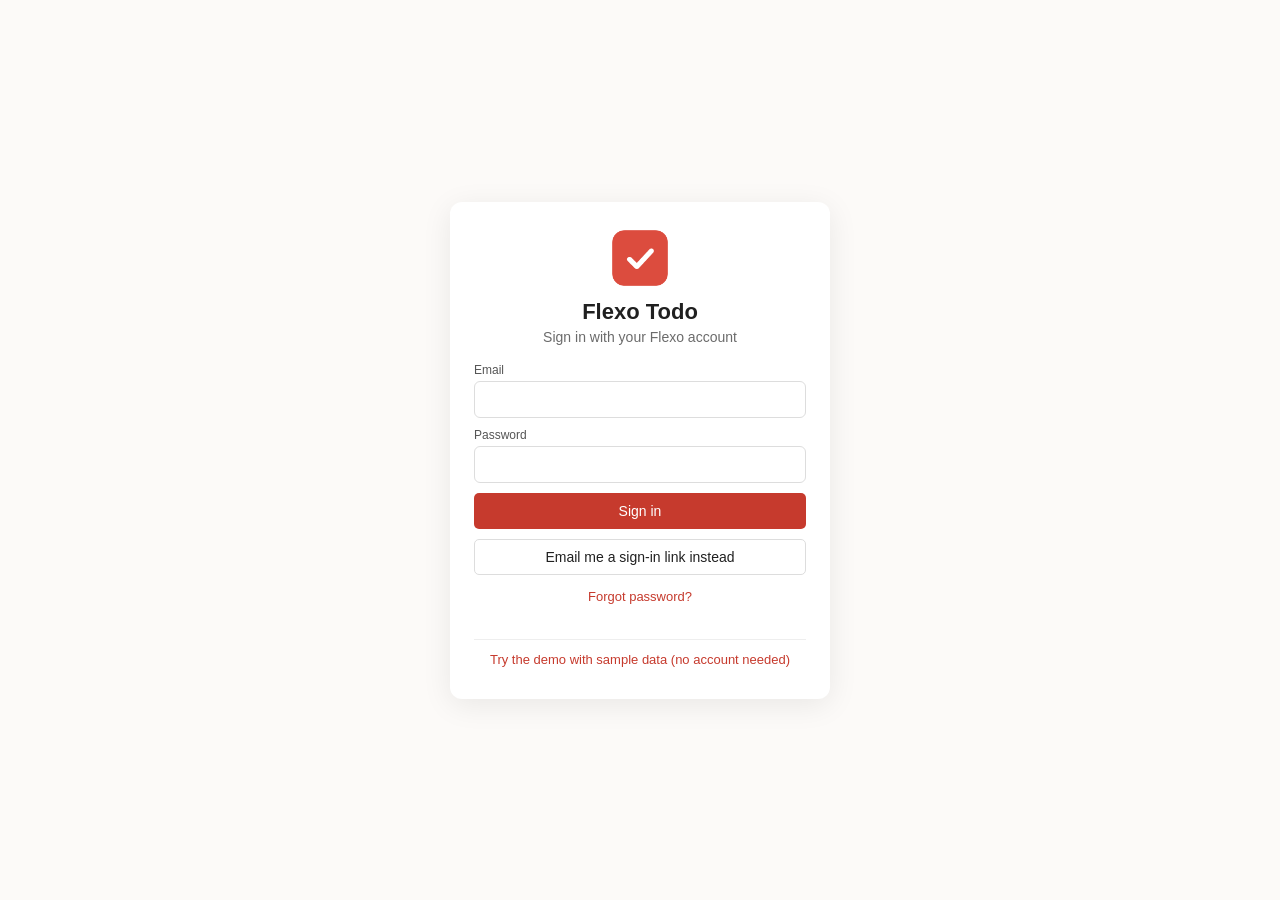
<file: index.html>
<!doctype html>
<html lang="en">
<head>
  <meta charset="utf-8">
  <meta name="viewport" content="width=device-width, initial-scale=1, viewport-fit=cover">
  <title>Flexo Todo</title>
  <meta name="theme-color" content="#dc4c3e">
  <meta name="description" content="Project and task tracker with project managers, members and admin access.">
  <link rel="manifest" href="manifest.webmanifest">
  <link rel="icon" type="image/png" sizes="32x32" href="img/favicon-32.png">
  <link rel="apple-touch-icon" href="img/apple-touch-icon.png">
  <meta name="apple-mobile-web-app-capable" content="yes">
  <meta name="mobile-web-app-capable" content="yes">
  <meta name="apple-mobile-web-app-status-bar-style" content="black-translucent">
  <meta name="apple-mobile-web-app-title" content="Flexo Todo">
  <link rel="stylesheet" href="styles.css">
</head>
<body>
  <!-- Sign-in screen (shared database mode) -->
  <section class="auth" id="authScreen" role="main" hidden>
    <div class="auth-card">
      <img src="img/icon-192.png" alt="" width="56" height="56" class="auth-logo">
      <h1>Flexo Todo</h1>
      <p class="auth-sub" id="authSub">Sign in with your Flexo account</p>

      <form id="signInForm">
        <label>Email <input type="email" id="authEmail" autocomplete="username" required></label>
        <label>Password <input type="password" id="authPassword" autocomplete="current-password"></label>
        <button class="btn primary block" type="submit" id="signInBtn">Sign in</button>
        <button class="btn ghost block" type="button" id="magicLinkBtn">Email me a sign-in link instead</button>
        <button class="link-btn" type="button" id="forgotBtn">Forgot password?</button>
      </form>

      <form id="newPasswordForm" hidden>
        <label>New password <input type="password" id="newPassword" minlength="8" autocomplete="new-password" required></label>
        <button class="btn primary block" type="submit">Save new password</button>
      </form>

      <p class="error" id="authError" role="alert"></p>
      <p class="auth-info" id="authInfo" role="status"></p>
      <div class="auth-divider"></div>
      <button class="link-btn" type="button" id="demoBtn">Try the demo with sample data (no account needed)</button>
    </div>
  </section>

  <div class="loading" id="loadingScreen">Loading…</div>

  <div id="appShell" hidden>
  <header class="topbar">
    <button class="icon-btn menu-btn" id="menuBtn" aria-label="Toggle sidebar">☰</button>
    <div class="brand">✔ Flexo Todo</div>
    <form class="search" id="searchForm" role="search">
      <input type="search" id="searchInput" placeholder="Search tasks" aria-label="Search tasks" autocomplete="off">
    </form>
    <div class="spacer"></div>
    <span class="sync" id="syncStatus" role="status" hidden></span>
    <button class="btn ghost small" id="notifyBtn" hidden title="Allow pop-up notifications for reminders and assignments">⏰<span class="hide-sm"> Allow pop-ups</span></button>
    <button class="btn ghost small bell" id="bellBtn" hidden aria-label="Notifications" title="Notifications">🔔<span class="badge" id="bellCount" hidden></span></button>
    <!-- Demo mode: switch between the 5 sample users -->
    <label class="signed-in" id="demoUser" hidden>
      <span>Demo user</span>
      <select id="userSelect" aria-label="Switch demo user"></select>
    </label>
    <!-- Shared mode: the signed-in person -->
    <button class="btn ghost small me" id="meBtn" hidden title="Your account: name and password"></button>
    <button class="btn ghost small" id="installBtn" hidden>Install app</button>
    <button class="btn ghost small" id="resetBtn" hidden title="Restore the 5-user demo data">Reset<span class="hide-sm"> demo</span></button>
    <button class="btn ghost small" id="exitDemoBtn" hidden title="Leave the demo and go to sign-in">Exit<span class="hide-sm"> demo</span></button>
    <button class="btn ghost small" id="signOutBtn" hidden>Sign out</button>
  </header>

  <div class="layout">
    <nav class="sidebar" id="sidebar">
      <ul class="nav" id="viewNav">
        <li data-view="inbox"><span class="nav-icon">📥</span>Inbox <span class="count" id="countInbox"></span></li>
        <li data-view="today"><span class="nav-icon">📅</span>Today <span class="count" id="countToday"></span></li>
        <li data-view="upcoming"><span class="nav-icon">🗓</span>Upcoming <span class="count" id="countUpcoming"></span></li>
        <li data-view="mine"><span class="nav-icon">👤</span>Assigned to me <span class="count" id="countMine"></span></li>
      </ul>
      <div class="nav-heading">
        <span>My Projects</span>
        <button class="icon-btn" id="addProjectBtn" title="Add project" aria-label="Add project">＋</button>
      </div>
      <ul class="nav" id="projectNav"></ul>
      <p class="hint" id="noProjects" hidden>You are not a member of any project yet. Create one, or ask a project manager to add you.</p>
      <div class="nav-heading">
        <span>Filters</span>
        <button class="icon-btn" id="addFilterBtn" title="Add filter" aria-label="Add filter">＋</button>
      </div>
      <ul class="nav" id="filterNav"></ul>
      <div class="nav-heading"><span>Labels</span></div>
      <ul class="nav" id="labelNav"></ul>
      <p class="hint" id="noLabels" hidden>Add labels like <b>@urgent</b> to tasks and they'll show up here.</p>
      <ul class="nav admin-nav" id="adminNav" hidden>
        <li id="peopleBtn"><span class="nav-icon">👥</span>People &amp; access</li>
      </ul>
    </nav>

    <div class="backdrop" id="sidebarBackdrop" hidden></div>
    <main class="main" id="main">
      <div class="main-header">
        <div>
          <h1 id="viewTitle"></h1>
          <div class="sub" id="viewSub"></div>
        </div>
        <div class="header-actions" id="headerActions"></div>
      </div>
      <div class="members-bar" id="membersBar"></div>

      <ul class="task-list" id="taskList"></ul>
      <div class="board" id="board" hidden></div>
      <p class="empty" id="emptyState" hidden></p>

      <form class="add-task" id="addTaskForm" hidden>
        <input id="newTitle" placeholder="Task name, e.g. Send invoice" autocomplete="off" required>
        <input id="newDesc" placeholder="Description" autocomplete="off">
        <div class="row">
          <input type="date" id="newDue" aria-label="Due date">
          <input type="time" id="newTime" aria-label="Due time">
          <select id="newRepeat" aria-label="Repeat"></select>
          <select id="newPriority" aria-label="Priority">
            <option value="1">Priority 1</option>
            <option value="2">Priority 2</option>
            <option value="3">Priority 3</option>
            <option value="4" selected>Priority 4</option>
          </select>
          <select id="newProject" aria-label="Add to project"></select>
          <select id="newAssignee" aria-label="Assignee"></select>
          <select id="newSection" aria-label="Section"></select>
          <input id="newLabels" placeholder="@labels" autocomplete="off" aria-label="Labels" class="labels-input">
          <div class="spacer"></div>
          <button class="btn primary" type="submit">Add task</button>
        </div>
      </form>

      <label class="show-completed"><input type="checkbox" id="showCompleted"> Show completed tasks</label>
    </main>
  </div>
  </div>

  <!-- Project create / settings dialog -->
  <dialog id="projectDialog">
    <form method="dialog" id="projectForm">
      <h2 id="projectDialogTitle">Add project</h2>
      <label>Name <input id="projName" required maxlength="80"></label>
      <label>Color
        <select id="projColor">
          <option value="#db4035">Red</option>
          <option value="#ff9933">Orange</option>
          <option value="#fad000">Yellow</option>
          <option value="#299438">Green</option>
          <option value="#4073ff">Blue</option>
          <option value="#884dff">Violet</option>
          <option value="#808080">Grey</option>
        </select>
      </label>
      <label>Project manager <select id="projManager"></select></label>
      <fieldset>
        <legend>Members</legend>
        <div id="projMembers" class="checks"></div>
      </fieldset>
      <p class="error" id="projError"></p>
      <div class="dialog-actions">
        <button class="btn danger ghost" type="button" id="projDelete" hidden>Delete project</button>
        <div class="spacer"></div>
        <button class="btn ghost" value="cancel" formnovalidate>Cancel</button>
        <button class="btn primary" value="save" id="projSave">Save</button>
      </div>
    </form>
  </dialog>

  <!-- Task edit dialog -->
  <dialog id="taskDialog">
    <form method="dialog" id="taskForm">
      <h2>Edit task</h2>
      <label>Title <input id="editTitle" required></label>
      <label>Description <textarea id="editDesc" rows="3"></textarea></label>
      <div class="row">
        <label>Due <input type="date" id="editDue"></label>
        <label>Priority
          <select id="editPriority">
            <option value="1">P1</option><option value="2">P2</option>
            <option value="3">P3</option><option value="4">P4</option>
          </select>
        </label>
        <label>Assignee <select id="editAssignee"></select></label>
      </div>
      <div class="row">
        <label>Time <input type="time" id="editTime"></label>
        <label>Repeat <select id="editRepeat"></select></label>
        <label>Reminder <select id="editReminder"></select></label>
      </div>
      <div class="row">
        <label id="editSectionWrap">Section <select id="editSection"></select></label>
        <label>Labels <input id="editLabels" placeholder="@urgent @client-x" autocomplete="off"></label>
      </div>
      <p class="meta" id="editMeta"></p>
      <p class="meta" id="parentLink" hidden></p>
      <div id="subtaskSection" class="subtasks">
        <div class="subtask-head">Subtasks <span id="subtaskCount"></span></div>
        <ul id="subtaskList" class="subtask-list"></ul>
        <div class="row">
          <input id="newSubtask" placeholder="Add a subtask…" autocomplete="off" aria-label="New subtask">
          <button class="btn small" type="button" id="addSubtaskBtn">Add</button>
        </div>
      </div>
      <div id="commentSection" class="comments">
        <div class="subtask-head">Comments <span id="commentCount"></span></div>
        <ul id="commentList" class="comment-list"></ul>
        <div class="comment-add">
          <textarea id="newComment" rows="2" maxlength="5000" placeholder="Write a comment…" aria-label="New comment"></textarea>
          <button class="btn small primary" type="button" id="addCommentBtn">Comment</button>
        </div>
        <p class="meta comment-hint" id="commentHint"></p>
      </div>
      <p class="error" id="taskError"></p>
      <div class="dialog-actions">
        <button class="btn danger ghost" type="button" id="taskDelete">Delete</button>
        <div class="spacer"></div>
        <button class="btn ghost" value="cancel" formnovalidate>Cancel</button>
        <button class="btn primary" value="save">Save</button>
      </div>
    </form>
  </dialog>

  <!-- Account: display name and password (shared mode) -->
  <dialog id="accountDialog">
    <form method="dialog" id="accountForm">
      <h2>Your account</h2>
      <p class="meta" id="accountEmail"></p>
      <label>Display name <input id="accountName" required maxlength="60" autocomplete="name"></label>
      <fieldset class="password-box">
        <legend>Change password</legend>
        <label>New password <input type="password" id="accountPassword" minlength="8" autocomplete="new-password"></label>
        <label>Repeat new password <input type="password" id="accountPassword2" minlength="8" autocomplete="new-password"></label>
        <p class="meta">At least 8 characters. Leave both empty to keep your current password.</p>
      </fieldset>
      <p class="error" id="accountError" role="alert"></p>
      <div class="dialog-actions">
        <div class="spacer"></div>
        <button class="btn ghost" value="cancel" formnovalidate>Cancel</button>
        <button class="btn primary" value="save" id="accountSave">Save</button>
      </div>
    </form>
  </dialog>

  <!-- People & access (admins): who may use which Flexo app -->
  <dialog id="peopleDialog" class="people-dialog">
    <div class="notif-head">
      <h2>People &amp; access</h2>
      <div class="spacer"></div>
      <button class="icon-btn" type="button" id="peopleClose" aria-label="Close">✕</button>
    </div>
    <p class="meta people-hint" id="peopleHint"></p>
    <div class="people-scroll"><table class="people-table" id="peopleTable"></table></div>
  </dialog>

  <!-- Notifications panel (shared mode) -->
  <dialog id="notifDialog" class="notif-dialog">
    <div class="notif-head">
      <h2>Notifications</h2>
      <div class="spacer"></div>
      <button class="link-btn" type="button" id="markAllReadBtn">Mark all as read</button>
      <button class="icon-btn" type="button" id="notifClose" aria-label="Close">✕</button>
    </div>
    <ul class="notif-list" id="notifList"></ul>
    <details class="email-settings" id="emailSettings">
      <summary>✉ Email settings</summary>
      <label><input type="checkbox" id="prefAssign"> Email me when someone assigns a task to me</label>
      <label><input type="checkbox" id="prefComplete"> Email me when someone completes or reopens a task I created</label>
      <label id="prefCommentWrap"><input type="checkbox" id="prefComment"> Email me about new comments on tasks I created, am assigned to, or commented on</label>
      <p class="meta">Emails go to <b id="prefEmail"></b>. Notifications always appear here in the app.</p>
    </details>
  </dialog>

  <!-- Saved filter dialog -->
  <dialog id="filterDialog">
    <form method="dialog" id="filterForm">
      <h2 id="filterDialogTitle">Add filter</h2>
      <label>Name <input id="filterName" required maxlength="60" placeholder="e.g. Urgent this week"></label>
      <label>Query <input id="filterQuery" required autocomplete="off" placeholder="e.g. p1 & @urgent | overdue"></label>
      <p class="meta" id="filterPreview"></p>
      <details class="query-help">
        <summary>How to write a query</summary>
        <p>Join terms with <b>&amp;</b> (and) or <b>|</b> (or). Put <b>!</b> in front of a term to exclude it. Tap an example to use it:</p>
        <div class="examples" id="filterExamples"></div>
        <ul>
          <li><code>p1</code> … <code>p4</code>: priority</li>
          <li><code>today</code>, <code>tomorrow</code>, <code>overdue</code>, <code>no date</code>, <code>next 7 days</code></li>
          <li><code>@label</code>, <code>#Project Name</code>, <code>#Inbox</code></li>
          <li><code>assigned to: me</code>, <code>assigned to: Carol</code>, <code>assigned to: nobody</code></li>
          <li><code>recurring</code>, <code>subtask</code>, <code>search: invoice</code></li>
        </ul>
      </details>
      <p class="error" id="filterError"></p>
      <div class="dialog-actions">
        <button class="btn danger ghost" type="button" id="filterDelete" hidden>Delete filter</button>
        <div class="spacer"></div>
        <button class="btn ghost" value="cancel" formnovalidate>Cancel</button>
        <button class="btn primary" value="save">Save</button>
      </div>
    </form>
  </dialog>

  <div class="toast" id="toast" role="status" hidden></div>

  <!-- Served from this site (not a CDN) so sign-in also works on networks that block CDNs, and offline once cached. -->
  <script src="vendor/supabase-js-2.117.3.min.js"></script>
  <script src="store.js"></script>
  <script src="mfa.js"></script>
  <script src="cloud.js"></script>
  <script src="app.js"></script>
</body>
</html>
</file>
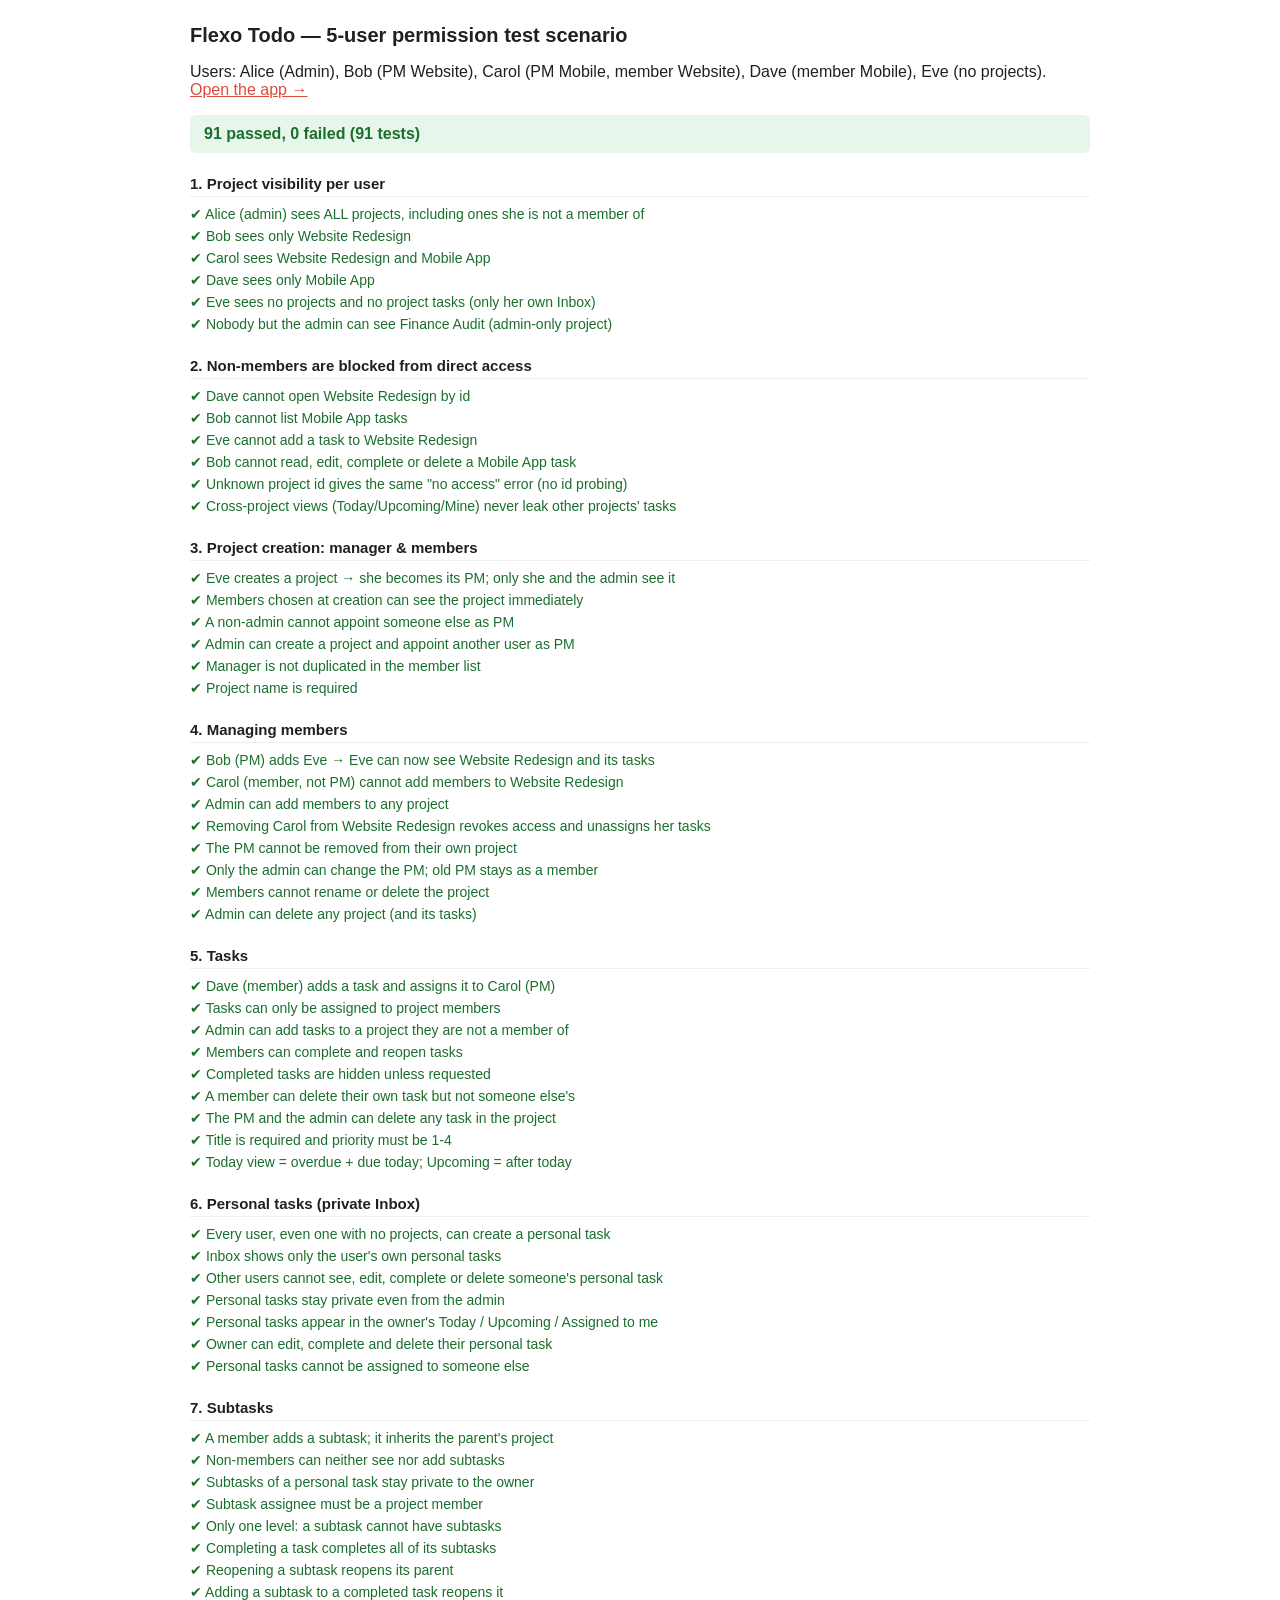
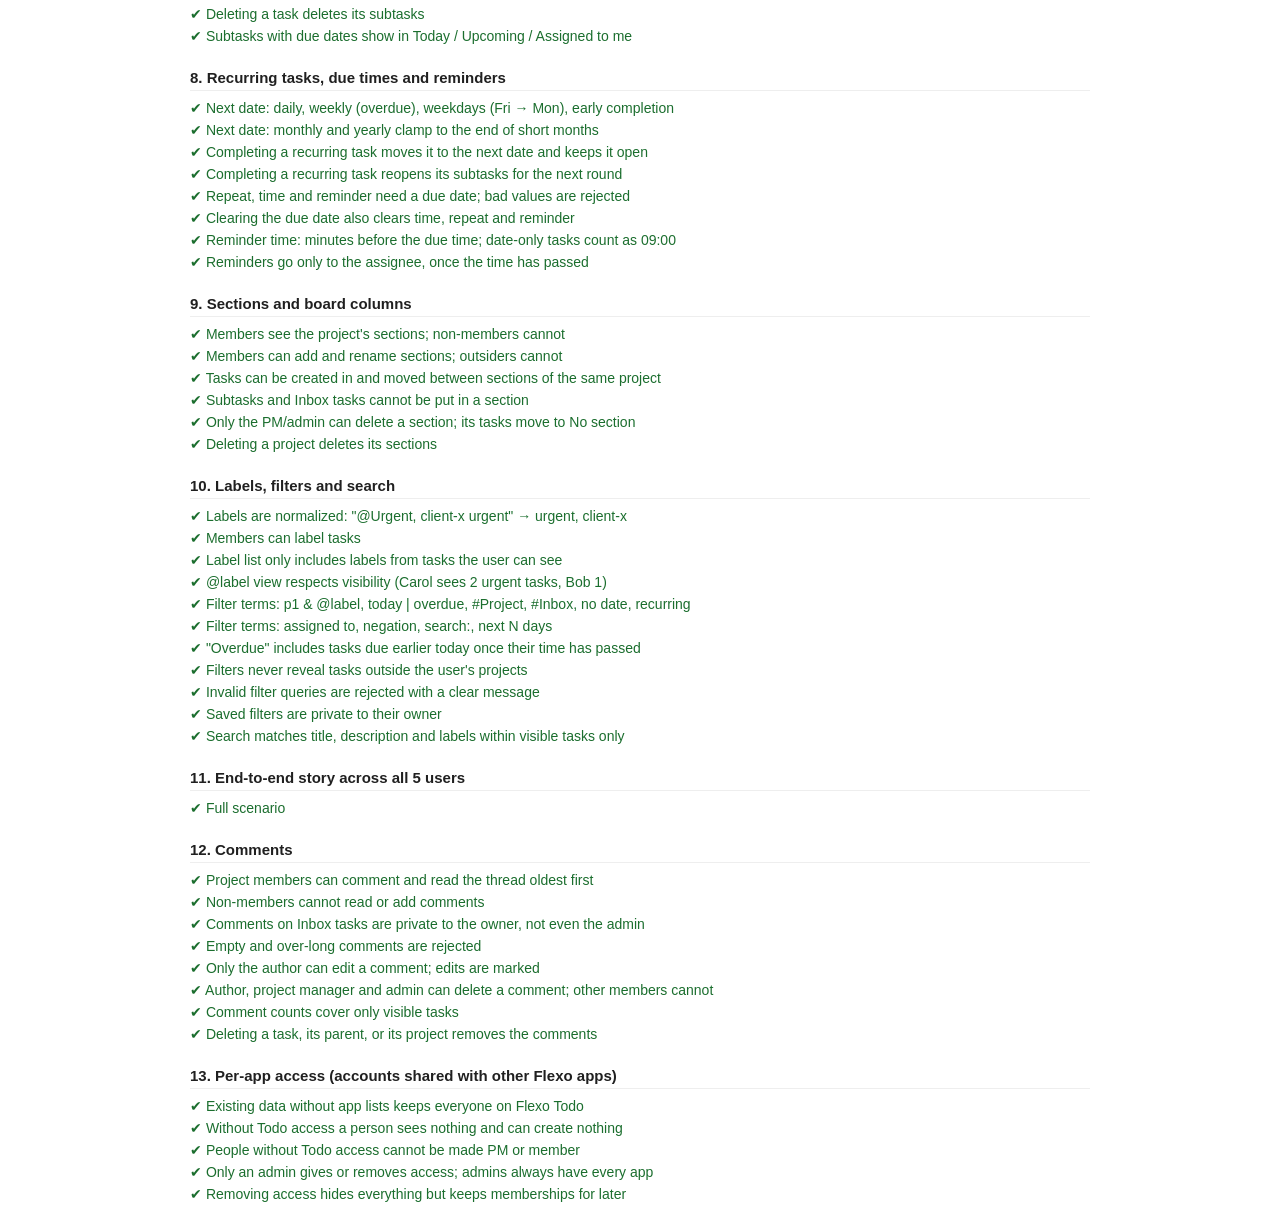
<file: tests.html>
<!doctype html>
<html lang="en">
<head>
  <meta charset="utf-8">
  <meta name="viewport" content="width=device-width, initial-scale=1">
  <title>Flexo Todo tests</title>
  <style>
    body { font-family: -apple-system, "Segoe UI", Roboto, sans-serif; max-width: 900px; margin: 24px auto; padding: 0 16px; color: #202020; }
    h1 { font-size: 20px; }
    h2 { font-size: 15px; margin: 22px 0 6px; border-bottom: 1px solid #eee; padding-bottom: 4px; }
    #summary { font-weight: 700; padding: 10px 14px; border-radius: 6px; }
    #summary.pass { background: #e7f6ea; color: #1b6e2e; }
    #summary.fail { background: #fdecea; color: #a81f00; }
    .result { padding: 3px 0; font-size: 14px; }
    .result.pass { color: #1b6e2e; }
    .result.fail { color: #a81f00; font-weight: 600; }
    a { color: #dc4c3e; }
  </style>
</head>
<body>
  <h1>Flexo Todo — 5-user permission test scenario</h1>
  <p>Users: Alice (Admin), Bob (PM Website), Carol (PM Mobile, member Website), Dave (member Mobile), Eve (no projects). <a href="index.html">Open the app →</a></p>
  <div id="summary">Running…</div>
  <div id="results"></div>
  <script src="store.js"></script>
  <script src="tests.js"></script>
</body>
</html>
</file>
<file: styles.css>
:root {
  --bg: #ffffff;
  --sidebar: #fcfaf8;
  --text: #202020;
  --muted: #6b6b6b; /* 5.3:1 on white */
  --line: #eeeeee;
  --hover: #f3f0ec;
  --active: #ffefe5;
  --accent: #c63a2d; /* white text on it: 5:1 */
  --p1: #d1453b;
  --p2: #eb8909;
  --p3: #246fe0;
  --p4: #999999;
  --overdue: #d1453b;
  --today: #058527;
  font-family: -apple-system, "Segoe UI", Roboto, Helvetica, Arial, sans-serif;
  font-size: 14px;
  color: var(--text);
}
* { box-sizing: border-box; }
body { margin: 0; background: var(--bg); }
button, input, select, textarea { font: inherit; color: inherit; }
.spacer { flex: 1; }
[hidden] { display: none !important; }

.topbar {
  display: flex; align-items: center; gap: 12px;
  height: calc(48px + env(safe-area-inset-top)); color: #fff; background: var(--accent);
  /* Room for the phone's status bar / notch when installed as an app. */
  padding: env(safe-area-inset-top) max(16px, env(safe-area-inset-right)) 0 max(16px, env(safe-area-inset-left));
  position: sticky; top: 0; z-index: 10;
}
.brand { font-weight: 700; font-size: 16px; }
.signed-in { display: flex; align-items: center; gap: 8px; font-size: 13px; }
.signed-in select { background: rgba(0,0,0,.18); color: #fff; border: 1px solid rgba(255,255,255,.4); border-radius: 4px; padding: 4px 6px; }
.signed-in select option { color: var(--text); }
.topbar .btn.ghost { color: #fff; border-color: rgba(255,255,255,.5); }
.topbar .menu-btn { color: #fff; display: none; }

.layout { display: flex; min-height: calc(100vh - 48px); }
.sidebar { width: 280px; flex-shrink: 0; background: var(--sidebar); padding: 16px 12px; border-right: 1px solid var(--line); }
.nav { list-style: none; margin: 0 0 12px; padding: 0; }
.nav li {
  display: flex; align-items: center; gap: 10px; padding: 7px 10px; border-radius: 5px; cursor: pointer;
}
.nav li:hover { background: var(--hover); }
.nav li.active { background: var(--active); color: #a81f00; }
.nav .count { margin-left: auto; color: var(--muted); font-size: 12px; }
.nav-icon { width: 18px; text-align: center; }
.dot { width: 10px; height: 10px; border-radius: 50%; flex-shrink: 0; margin: 0 4px; }
.nav-heading { display: flex; align-items: center; justify-content: space-between; padding: 8px 10px 4px; font-weight: 600; color: var(--muted); }
.tag { font-size: 10px; padding: 1px 6px; border-radius: 8px; background: var(--line); color: var(--muted); text-transform: uppercase; letter-spacing: .03em; }
.tag.manager { background: #e6f0ff; color: #1d4fb8; }
.tag.admin { background: #fde8e6; color: #a81f00; }
.hint { color: var(--muted); font-size: 12px; padding: 0 10px; line-height: 1.5; }

.main { flex: 1; min-width: 0; max-width: 860px; padding: 28px 40px 80px; }
.main-header { display: flex; align-items: flex-start; gap: 12px; }
.main-header h1 { margin: 0; font-size: 22px; }
.main-header .sub { color: var(--muted); margin-top: 4px; font-size: 13px; }
.header-actions { margin-left: auto; display: flex; gap: 8px; }
.members-bar { display: flex; flex-wrap: wrap; gap: 6px; margin: 14px 0 6px; }
.chip { display: inline-flex; align-items: center; gap: 6px; padding: 3px 10px 3px 3px; border: 1px solid var(--line); border-radius: 14px; font-size: 12px; }

.avatar {
  width: 22px; height: 22px; border-radius: 50%; display: inline-flex; align-items: center; justify-content: center;
  font-size: 10px; font-weight: 700; color: #fff; flex-shrink: 0;
}

.task-list { list-style: none; margin: 12px 0 0; padding: 0; }
.task { display: flex; gap: 12px; padding: 10px 4px; border-bottom: 1px solid var(--line); align-items: flex-start; }
.task:hover { background: #fafafa; }
.check {
  width: 18px; height: 18px; border-radius: 50%; border: 2px solid var(--p4); background: transparent;
  cursor: pointer; flex-shrink: 0; margin-top: 1px; padding: 0; display: flex; align-items: center; justify-content: center; font-size: 10px; color: transparent;
}
.check.p1 { border-color: var(--p1); background: #fdecea; }
.check.p2 { border-color: var(--p2); background: #fdf1e0; }
.check.p3 { border-color: var(--p3); background: #e6f0ff; }
.check:hover { color: inherit; }
.check { position: relative; }
/* Bigger invisible tap area around the small circle, so it's easy to hit with a finger. */
.check::before { content: ''; position: absolute; inset: -11px; }
.task.done .check { background: var(--muted); border-color: var(--muted); color: #fff; }
.task.done .title { text-decoration: line-through; color: var(--muted); }
.task-body { flex: 1; min-width: 0; cursor: pointer; }
.task .title { line-height: 1.4; }
.task .desc { color: var(--muted); font-size: 12px; margin-top: 2px; }
.task .meta-row { display: flex; flex-wrap: wrap; gap: 12px; margin-top: 4px; font-size: 12px; color: var(--muted); }
.due.overdue { color: var(--overdue); }
.due.today { color: var(--today); }
.project-label { display: inline-flex; align-items: center; gap: 2px; }
.task.sub { padding-left: 34px; }
.sub-badge { border: none; background: none; padding: 0; font-size: 12px; color: var(--muted); cursor: pointer; }
button.sub-badge:hover { color: var(--text); }
.parent-hint { color: var(--muted); font-style: italic; }

.subtasks { border-top: 1px solid var(--line); padding-top: 10px; margin: 6px 0 4px; }
.subtask-head { font-size: 12px; font-weight: 600; color: #555; margin-bottom: 6px; }
.subtask-head span { font-weight: 400; color: var(--muted); margin-left: 4px; }
.subtask-list { list-style: none; margin: 0 0 8px; padding: 0; max-height: 200px; overflow-y: auto; }
.subtask-list li { display: flex; align-items: center; gap: 8px; padding: 5px 0; border-bottom: 1px solid var(--line); }
.subtask-list .sub-title { flex: 1; color: var(--text); text-decoration: none; font-size: 14px; }
.subtask-list .sub-title:hover { text-decoration: underline; }
.subtask-list li.done .sub-title { text-decoration: line-through; color: var(--muted); }
.subtask-list li.done .check { background: var(--muted); border-color: var(--muted); color: #fff; }
.check.small { width: 16px; height: 16px; margin-top: 0; }
.subtasks .row input { flex: 1; min-width: 0; }
#parentLink a { color: var(--accent); }

.comments { border-top: 1px solid var(--line); padding-top: 10px; margin: 6px 0 4px; }
.comment-list { list-style: none; margin: 0 0 8px; padding: 0; max-height: 260px; overflow-y: auto; }
.comment-list li.comment { display: flex; gap: 8px; padding: 7px 0; border-bottom: 1px solid var(--line); }
.comment-list li.empty { color: var(--muted); font-size: 13px; padding: 4px 0 6px; }
.comment-main { flex: 1; min-width: 0; }
.comment-head { display: flex; align-items: center; gap: 6px; font-size: 13px; }
.comment-head .meta { margin: 0; font-size: 11px; }
.comment-head .icon-btn { font-size: 12px; padding: 2px 4px; }
.comment-body { font-size: 14px; line-height: 1.45; white-space: pre-wrap; overflow-wrap: anywhere; margin-top: 2px; }
.comment-body a { color: var(--accent); }
.comment-edit textarea { width: 100%; margin-top: 4px; }
.comment-edit .row { display: flex; gap: 6px; margin-top: 4px; }
.comment-add { display: flex; gap: 8px; align-items: flex-end; }
.comment-add textarea { flex: 1; min-width: 0; resize: vertical; }
.comment-hint { font-size: 11px; margin: 4px 0 0; }
.comment-badge { white-space: nowrap; }

/* People & access (admins) */
.admin-nav { border-top: 1px solid var(--line); padding-top: 8px; }
.people-dialog { padding: 0; width: min(640px, calc(100vw - 24px)); }
.people-hint { padding: 10px 16px 0; margin: 0; line-height: 1.5; }
.people-scroll { overflow: auto; max-height: 65vh; padding: 8px 16px 16px; }
.people-table { width: 100%; border-collapse: collapse; font-size: 14px; }
.people-table th { text-align: left; font-size: 12px; color: var(--muted); font-weight: 600; padding: 6px 8px; border-bottom: 1px solid var(--line); }
.people-table th.app, .people-table td.app { text-align: center; width: 110px; }
.people-table td { padding: 8px; border-bottom: 1px solid var(--line); vertical-align: middle; }
.people-table .who { display: flex; align-items: center; gap: 8px; min-width: 0; }
.people-table .who .meta { margin: 0; }
.people-table input[type=checkbox] { width: 20px; height: 20px; cursor: pointer; }
.no-access { color: var(--muted); font-size: 12px; }
.notif-quote { color: #555; font-size: 13px; margin-top: 2px; overflow: hidden; text-overflow: ellipsis; white-space: nowrap; }

/* Sign-in screen */
.auth { min-height: 100vh; display: flex; align-items: center; justify-content: center; padding: 24px 16px; background: var(--sidebar); }
.auth-card { width: min(380px, 100%); background: #fff; border-radius: 12px; padding: 28px 24px; box-shadow: 0 6px 30px rgba(0,0,0,.08); text-align: center; }
.auth-logo { border-radius: 12px; }
.auth-card h1 { margin: 10px 0 4px; font-size: 22px; }
.auth-sub { color: var(--muted); margin: 0 0 18px; }
.auth-card form { display: flex; flex-direction: column; gap: 10px; text-align: left; }
.auth-card label { display: flex; flex-direction: column; gap: 4px; font-size: 12px; color: #555; }
.auth-card input { border: 1px solid #ddd; border-radius: 6px; padding: 9px 10px; font-size: 15px; }
.auth-card input:focus { outline: 2px solid #f4b6ae; border-color: var(--accent); }
.btn.block { width: 100%; padding: 9px 12px; }
.link-btn { border: none; background: none; color: var(--accent); cursor: pointer; padding: 4px; font-size: 13px; }
.link-btn:hover { text-decoration: underline; }
.auth-info { color: var(--today); font-size: 13px; margin: 4px 0; }
.auth-divider { border-top: 1px solid var(--line); margin: 14px 0 8px; }
.loading { min-height: 100vh; display: flex; align-items: center; justify-content: center; color: var(--muted); }
.sync { font-size: 12px; color: #fff; white-space: nowrap; }
.topbar .me { max-width: 220px; overflow: hidden; text-overflow: ellipsis; white-space: nowrap; }

/* Notifications */
.bell { position: relative; }
.badge {
  position: absolute; top: -6px; right: -6px; min-width: 17px; height: 17px; padding: 0 4px;
  border-radius: 9px; background: #fff; color: var(--accent); font-size: 10px; font-weight: 700; line-height: 17px; text-align: center;
}
.notif-dialog { padding: 0; width: min(440px, calc(100vw - 24px)); }
.notif-head { display: flex; align-items: center; gap: 8px; padding: 14px 16px 10px; border-bottom: 1px solid var(--line); }
.notif-head h2 { margin: 0; font-size: 17px; }
.notif-list { list-style: none; margin: 0; padding: 0; max-height: 55vh; overflow-y: auto; }
.notif-list li { display: flex; gap: 10px; padding: 11px 16px; border-bottom: 1px solid var(--line); cursor: pointer; font-size: 14px; }
.notif-list li:hover { background: #fafafa; }
.notif-list li.unread { background: #fff6f4; }
.notif-list li.unread .notif-body > div:first-child::after { content: ''; display: inline-block; width: 7px; height: 7px; border-radius: 50%; background: var(--accent); margin-left: 6px; vertical-align: middle; }
.notif-list li.empty { cursor: default; color: var(--muted); justify-content: center; padding: 28px 16px; }
.notif-icon { width: 22px; text-align: center; }
.notif-body { flex: 1; min-width: 0; }
.notif-body .meta { margin: 3px 0 0; }
.email-settings { padding: 12px 16px 16px; font-size: 13px; }
.email-settings summary { cursor: pointer; color: var(--accent); margin-bottom: 8px; }
.email-settings label { display: flex; gap: 8px; align-items: flex-start; margin: 8px 0; color: var(--text); font-size: 13px; }

/* Search */
.search { flex: 0 1 260px; min-width: 0; }
.search input {
  width: 100%; border: none; border-radius: 5px; padding: 6px 10px;
  background: rgba(0,0,0,.18); color: #fff; outline: none;
}
.search input::placeholder { color: rgba(255,255,255,.8); }
.search input:focus { background: #fff; color: var(--text); }

/* Labels */
.label-chip { border: none; background: #f1ecfb; color: #6a3fc2; border-radius: 9px; padding: 0 7px; font-size: 11px; cursor: pointer; line-height: 18px; }
.label-chip:hover { background: #e4dbf7; }
.labels-input { width: 110px; }

/* Layout switch */
.segmented { display: inline-flex; border: 1px solid #ddd; border-radius: 5px; overflow: hidden; }
.segmented button { border: none; background: #fff; padding: 3px 9px; font-size: 12px; cursor: pointer; color: #555; }
.segmented button + button { border-left: 1px solid #ddd; }
.segmented button.on { background: var(--active); color: #a81f00; font-weight: 600; }
.header-actions { flex-wrap: wrap; justify-content: flex-end; align-items: center; }

/* Sections (list view) */
.section-head { list-style: none; margin-top: 18px; border-bottom: 1px solid #ddd; padding: 4px 0; }
.section-title { display: flex; align-items: center; gap: 8px; font-weight: 700; }
.section-title .count { color: var(--muted); font-weight: 400; font-size: 12px; }
.section-title .icon-btn { font-size: 13px; opacity: .55; }
.section-title .icon-btn:hover { opacity: 1; }

/* Board view */
.main.wide { max-width: none; }
.board { display: flex; gap: 14px; overflow-x: auto; padding: 14px 2px 10px; align-items: flex-start; }
.column { flex: 0 0 270px; background: #f7f6f3; border-radius: 8px; padding: 10px; border: 2px solid transparent; }
.column.drop { border-color: var(--accent); background: var(--active); }
.column .section-title { margin-bottom: 8px; }
.cards { list-style: none; margin: 0; padding: 0; display: flex; flex-direction: column; gap: 8px; min-height: 8px; }
.task.card { background: #fff; border: 1px solid #e6e6e6; border-radius: 7px; padding: 9px 10px; box-shadow: 0 1px 2px rgba(0,0,0,.04); cursor: grab; }
.task.card.dragging { opacity: .4; }
.quick-add input { width: 100%; margin-top: 8px; border: 1px dashed #ccc; border-radius: 6px; padding: 6px 8px; background: transparent; }
.quick-add input:focus { border-style: solid; background: #fff; outline: none; }
.add-column { background: transparent; display: flex; justify-content: center; }

/* Filter dialog */
.query-help { font-size: 13px; color: #555; margin: 4px 0 6px; }
.query-help summary { cursor: pointer; color: var(--accent); }
.query-help ul { padding-left: 18px; margin: 6px 0 0; line-height: 1.7; }
.query-help code { background: #f3f3f3; padding: 1px 5px; border-radius: 4px; }
.examples { display: flex; flex-wrap: wrap; gap: 6px; }
.example { border: 1px solid #ddd; background: #fff; border-radius: 12px; padding: 2px 10px; font-size: 12px; cursor: pointer; font-family: ui-monospace, Consolas, monospace; }
.example:hover { border-color: var(--accent); }

.empty { color: var(--muted); text-align: center; padding: 40px 0; }

.add-task { border: 1px solid #ddd; border-radius: 8px; padding: 10px; margin-top: 14px; display: flex; flex-direction: column; gap: 8px; }
.add-task input:not([type=date]) { border: none; outline: none; padding: 2px 0; }
#newTitle { font-weight: 600; }
.row { display: flex; gap: 8px; flex-wrap: wrap; align-items: center; }
.row input[type=date], .row select, dialog select, dialog input, dialog textarea {
  border: 1px solid #ddd; border-radius: 5px; padding: 5px 8px; background: #fff;
}
.show-completed { display: inline-flex; gap: 6px; align-items: center; margin-top: 18px; color: var(--muted); font-size: 13px; cursor: pointer; }

.btn { border: 1px solid transparent; border-radius: 5px; padding: 6px 12px; cursor: pointer; background: #f0f0f0; }
.btn.small { padding: 3px 9px; font-size: 12px; }
.btn.primary { background: var(--accent); color: #fff; }
.btn.primary:hover { background: #a82e22; }
.btn.ghost { background: transparent; border-color: #ddd; }
.btn.danger { color: var(--p1); }
.icon-btn { border: none; background: none; cursor: pointer; font-size: 16px; padding: 2px 6px; border-radius: 4px; color: var(--muted); }
.icon-btn:hover { background: var(--hover); }

dialog { border: none; border-radius: 10px; padding: 22px; width: min(480px, calc(100vw - 32px)); box-shadow: 0 10px 40px rgba(0,0,0,.2); }
dialog::backdrop { background: rgba(0,0,0,.35); }
dialog h2 { margin: 0 0 14px; font-size: 18px; }
dialog form > label, dialog .row label { display: flex; flex-direction: column; gap: 4px; margin-bottom: 12px; font-size: 12px; color: #555; }
dialog .row label { flex: 1; min-width: 110px; }
dialog form > label input, dialog form > label select, dialog form > label textarea { font-size: 14px; color: var(--text); }
fieldset { border: 1px solid #ddd; border-radius: 6px; margin: 0 0 12px; }
legend { font-size: 12px; color: #555; padding: 0 4px; }
.password-box label { display: flex; flex-direction: column; gap: 4px; margin-bottom: 10px; font-size: 12px; color: #555; }
.password-box input { font-size: 14px; color: var(--text); }
.password-box .meta { margin: 0 0 4px; }
.checks { display: grid; grid-template-columns: 1fr 1fr; gap: 6px; }
.checks label { display: flex; gap: 6px; align-items: center; font-size: 13px; }
.dialog-actions { display: flex; gap: 8px; margin-top: 8px; }
/* Keep Save/Cancel in view in long dialogs (a task with subtasks and comments). */
dialog .dialog-actions { position: sticky; bottom: -22px; background: #fff; margin: 8px -22px -22px; padding: 12px 22px; border-top: 1px solid var(--line); z-index: 1; }
.backdrop { display: none; }
.error { color: var(--p1); font-size: 13px; min-height: 1em; margin: 4px 0; }
.meta { color: var(--muted); font-size: 12px; margin: 0 0 6px; }

.toast { position: fixed; bottom: 20px; left: 50%; transform: translateX(-50%); background: #333; color: #fff; padding: 10px 16px; border-radius: 6px; font-size: 13px; box-shadow: 0 4px 14px rgba(0,0,0,.2); }
.toast.error { background: var(--p1); }

@media (max-width: 760px) {
  .topbar .menu-btn { display: inline-block; }
  .topbar { gap: 8px; }
  .hide-sm { display: none; }
  .search { flex: 1 1 90px; }
  .topbar .brand { display: none; }
  .topbar .me { max-width: 96px; }
  .sync { display: none; }
  .signed-in select { max-width: 120px; }
  .column { flex-basis: 78vw; }
  .main-header { flex-wrap: wrap; }
  .header-actions { margin-left: 0; justify-content: flex-start; }
  .signed-in > span { display: none; }
  .sidebar { position: fixed; top: calc(48px + env(safe-area-inset-top)); bottom: 0; left: 0; z-index: 5; transform: translateX(-100%); transition: transform .2s; }
  .sidebar.open { transform: none; box-shadow: 4px 0 20px rgba(0,0,0,.15); }
  .main { padding: 20px 16px 80px; }
  .backdrop { display: block; position: fixed; inset: 0; z-index: 4; background: rgba(0,0,0,.3); }
  /* Finger-sized tap targets (about 36-44 px). */
  .topbar .menu-btn { font-size: 20px; padding: 6px 10px; }
  .topbar .btn.small, .btn.small { padding: 7px 11px; }
  .icon-btn { min-width: 36px; min-height: 36px; }
  .nav li { padding: 11px 10px; }
  .segmented button { padding: 7px 12px; }
  .show-completed { padding: 8px 0; }
  .show-completed input { width: 18px; height: 18px; }
  .add-task select, .add-task input[type=date], .add-task input[type=time], .add-task .btn { min-height: 38px; }
  .check.small::before { inset: -12px; }
  .section-title .icon-btn { opacity: .85; }
  .brand { font-size: 14px; }
}
</file>
